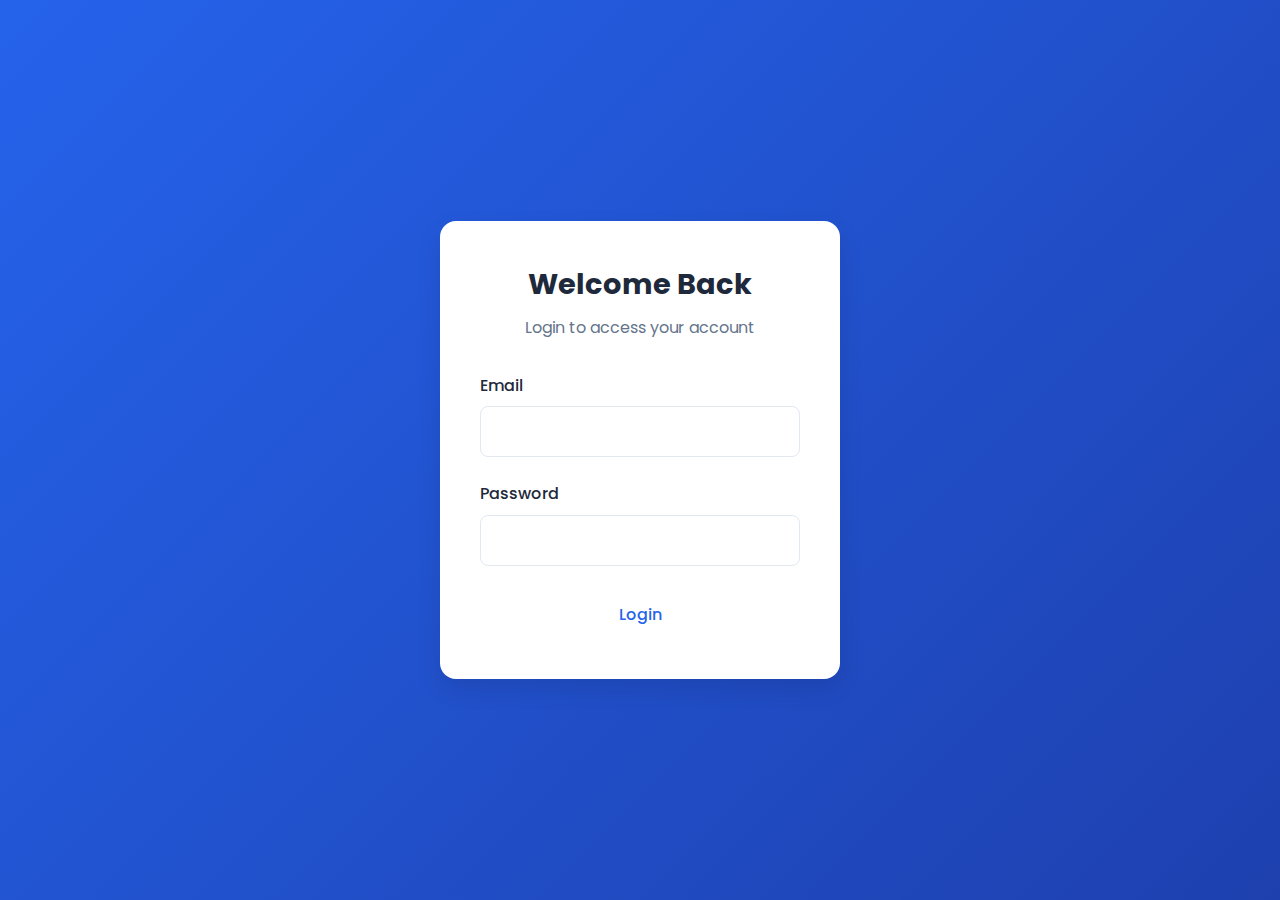
<file: html_project/index.html>
<!DOCTYPE html>
<html lang="en">
  <head>
    <meta charset="UTF-8" />
    <meta name="viewport" content="width=device-width, initial-scale=1.0" />
    <title>Job Portal - Login</title>
    <link rel="stylesheet" href="styles.css" />
    <link
      href="https://fonts.googleapis.com/css2?family=Poppins:wght@300;400;500;600;700&display=swap"
      rel="stylesheet"
    />
    <link
      rel="stylesheet"
      href="https://cdnjs.cloudflare.com/ajax/libs/font-awesome/6.0.0/css/all.min.css"
    />
  </head>



  
  <body>
    <div class="login-page">
      <div class="login-container">
        <div class="login-header">
          <h2>Welcome Back</h2>
          <p>Login to access your account</p>
        </div>
        <form id="loginForm">
          <div class="form-group">
            <label for="email">Email</label>
            <input type="email" id="email" required />
          </div>
          <div class="form-group">
            <label for="password">Password</label>
            <input type="password" id="password" required />
          </div>
          <div
            id="loginError"
            class="error-message"
            style="
              display: none;
              color: #ef4444;
              margin-bottom: 1rem;
              text-align: center;
            "
          ></div>
          <button type="submit" class="submit-btn">Login</button>
        </form>
      </div>
    </div>

    <script src="constants.js"></script>
    <script src="script.js"></script>
  </body>
</html>
</file>
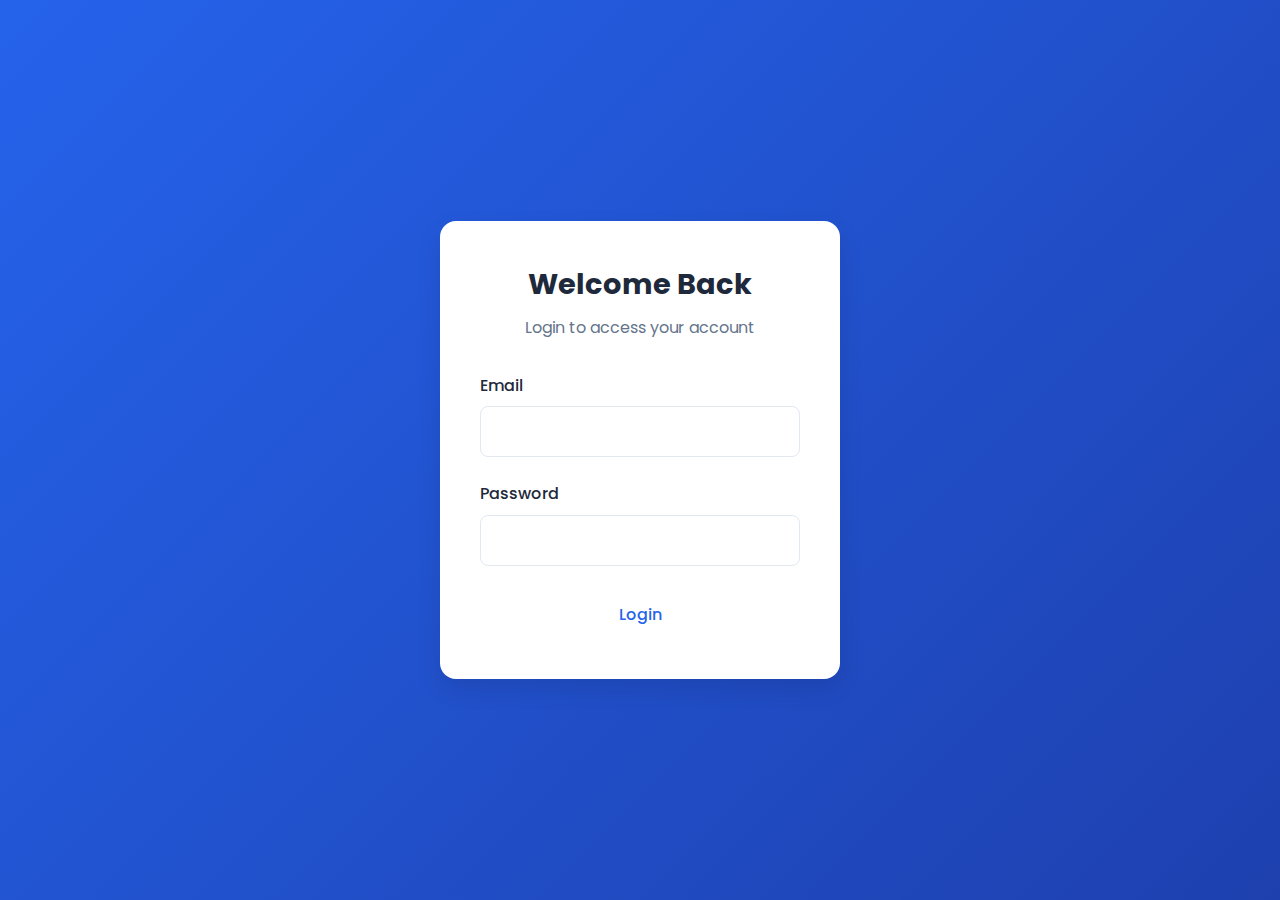
<file: html_project/home.html>
<!DOCTYPE html>
<html lang="en">
  <head>
    <meta charset="UTF-8" />
    <meta name="viewport" content="width=device-width, initial-scale=1.0" />
    <title>Job Portal - Home</title>
    <link rel="stylesheet" href="styles.css" />
    <link
      href="https://fonts.googleapis.com/css2?family=Poppins:wght@300;400;500;600&display=swap"
      rel="stylesheet"
    />
    
    <link
      rel="stylesheet"
      href="https://cdnjs.cloudflare.com/ajax/libs/font-awesome/6.0.0/css/all.min.css"
    />
  </head>
  <body>
    <nav class="navbar">
      <div class="nav-brand">
        <i class="fas fa-briefcase"></i>
        Job Portal
      </div>
      <div class="nav-items">
        <a href="home.html" class="active"><i class="fas fa-home"></i> Jobs</a>
        <a href="myjobs.html"><i class="fas fa-bookmark"></i> My Jobs</a>
        <a href="profile.html"><i class="fas fa-user"></i> Profile</a>
        <button onclick="logout()" class="logout-btn">
          <i class="fas fa-sign-out-alt"></i> Logout
        </button>
      </div>
    </nav>

    <div class="dashboard">
      <div class="sidebar">
        <div class="search-box">
          <input type="text" placeholder="Search jobs..." id="searchJobs" />
          <i class="fas fa-search"></i>
        </div>
        <div class="filters">
          <h3>Filters</h3>
          <div class="filter-group">
            <label>Job Type</label>
            <select id="filterJobType" onchange="filterJobs()">
              <option value="">All Types</option>
              <option value="Full time">Full time</option>
              <option value="Part time">Part time</option>
              <option value="Contract">Contract</option>
              <option value="Internship">Internship</option>
              <option value="Remote">Remote</option>
            </select>
          </div>
        </div>
      </div>

      <div class="main-content">
        <div class="page-header">
          <h1>Available Jobs</h1>
          <div id="adminControls" class="admin-controls">
            <button onclick="showAddJobForm()" class="add-job-btn">
              <i class="fas fa-plus"></i> Post New Job
            </button>
          </div>
        </div>

        <div id="jobsList" class="jobs-list">
          <!-- Jobs will be populated here -->
        </div>
      </div>
    </div>

    <!-- Add Job Modal -->
    <div id="addJobModal" class="modal">
      <div class="modal-content">
        <div class="modal-header">
          <h3>Post New Job</h3>
          <button onclick="closeModal('addJobModal')" class="close-btn">
            &times;
          </button>
        </div>
        <form id="addJobForm">
          <div class="form-group">
            <label>Job Title</label>
            <input
              type="text"
              id="jobTitle"
              placeholder="Enter job title"
              required
            />
          </div>
          <div class="form-group">
            <label>Job Description</label>
            <textarea
              id="jobDescription"
              placeholder="Enter job description"
              required
            ></textarea>
          </div>
          <div class="form-group">
            <label>Company Logo URL</label>
            <input
              type="url"
              id="companyLogo"
              placeholder="Enter company logo URL"
            />
          </div>
          <div class="form-group">
            <label>Company Name</label>
            <input
              type="text"
              id="company"
              placeholder="Enter company name"
              required
            />
          </div>
          <div class="form-group">
            <label>Job Type</label>
            <select id="jobType" required>
              <option value="">Select Job Type</option>
              <option value="Full Time">Full Time</option>
              <option value="Part Time">Part Time</option>
              <option value="Contract">Contract</option>
              <option value="Internship">Internship</option>
              <option value="Remote">Remote</option>
            </select>
          </div>
          <div class="form-group">
            <label>Salery</label>
            <input
              type="text"
              id="Salery"
              placeholder="Enter Salery"
              required
            />
          </div>
          <button type="submit" class="submit-btn">Post Job</button>
        </form>
      </div>
    </div>

    <!-- Apply Job Modal -->
    <div id="applyJobModal" class="modal">
      <div class="modal-content">
        <div class="modal-header">
          <h3>Apply for Job</h3>
          <button onclick="closeModal('applyJobModal')" class="close-btn">&times;</button>
        </div>
        <form id="applyJobForm">
          <div class="form-group">
            <label for="fullName">Full Name</label>
            <input type="text" id="fullName" placeholder="Enter your full name" required>
          </div>
          <div class="form-group">
            <label for="applyEmail">Email</label>
            <input type="email" id="applyEmail" placeholder="Enter your email" required>
          </div>
          <div class="form-group">
            <label for="experience">Experience & Qualifications</label>
            <textarea id="experience" placeholder="Describe your relevant experience and qualifications" required></textarea>
          </div>
          <button type="submit" class="submit-btn">Submit Application</button>
        </form>
      </div>
    </div>
    <div class="footer-bottom">
      <p>&copy; 2024 Job portal. All rights reserved.</p>
    </div>
  </footer> <section class="categories">
      <h2>Popular Job Categories</h2>
      <div class="category-grid">
        <div class="category-card">
          <i class="fas fa-laptop-code"></i>
          <h3>Technology</h3>
          <p>1200+ Jobs</p>
        </div>
        <div class="category-card">
          <i class="fas fa-chart-line"></i>
          <h3>Marketing</h3>
          <p>800+ Jobs</p>
        </div>

    <script src="constants.js"></script>
    <script src="script.js"></script>
  </body>
</html>
</file>
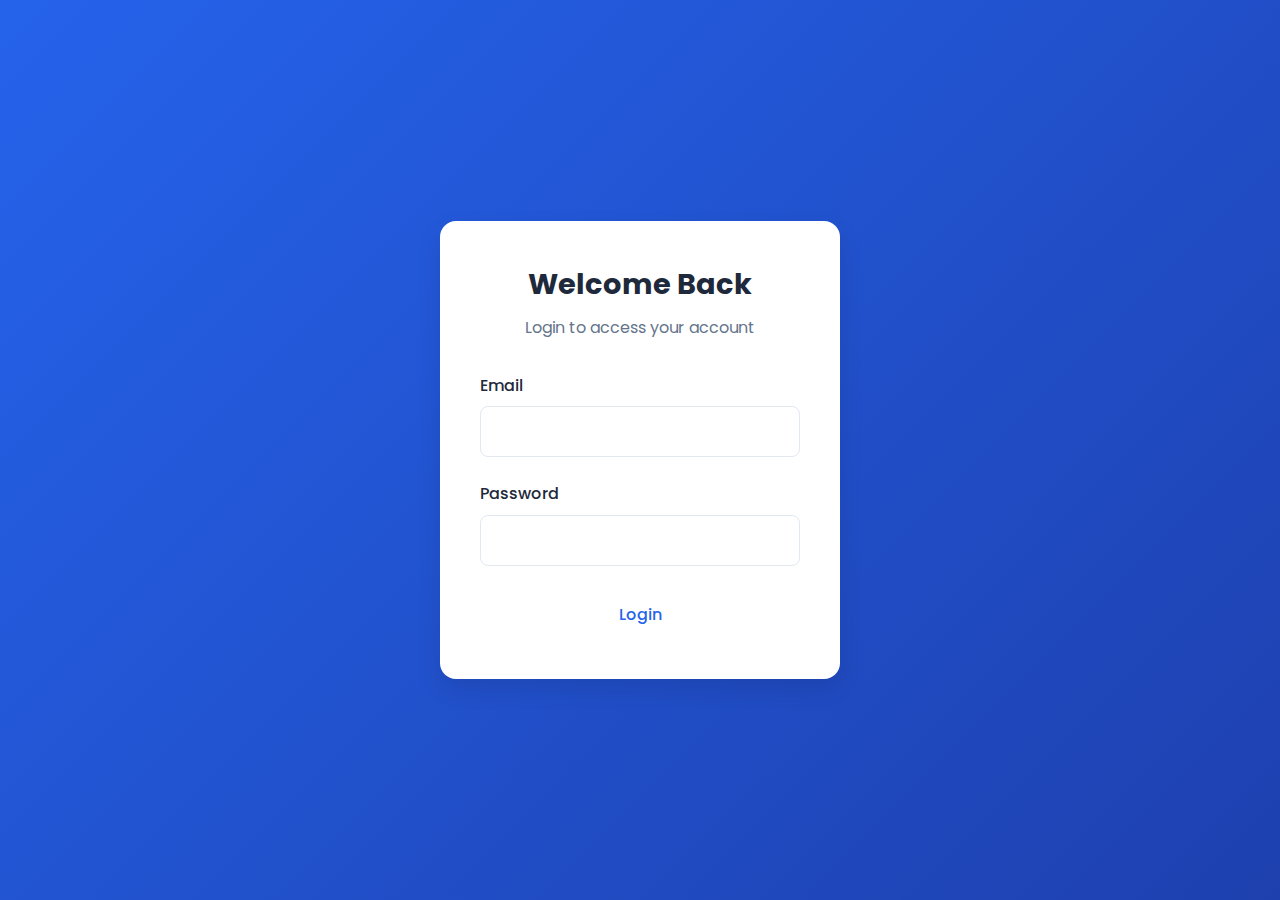
<file: html_project/myjobs.html>
<!DOCTYPE html>
<html lang="en">
  <head>
    <meta charset="UTF-8" />
    <meta name="viewport" content="width=device-width, initial-scale=1.0" />
    <title>Job Portal - My Jobs</title>
    <link rel="stylesheet" href="styles.css" />
    <link
      href="https://fonts.googleapis.com/css2?family=Poppins:wght@300;400;500;600&display=swap"
      rel="stylesheet"
    />

    <link
      rel="stylesheet"
      href="https://cdnjs.cloudflare.com/ajax/libs/font-awesome/6.0.0/css/all.min.css"
    />
  </head>
  <body>
    <nav class="navbar">
      <div class="nav-brand">
        <i class="fas fa-briefcase"></i>
        Job Portal
      </div>
      <div class="nav-items">
        <a href="home.html"><i class="fas fa-home"></i> Jobs</a>
        <a href="myjobs.html" class="active"
          ><i class="fas fa-bookmark"></i> My Jobs</a
        >
        <a href="profile.html"><i class="fas fa-user"></i> Profile</a>
        <button onclick="logout()" class="logout-btn">
          <i class="fas fa-sign-out-alt"></i> Logout
        </button>
      </div>
    </nav>

    <div class="dashboard">
      <div class="main-content">
        <div class="page-header">
          <h1>My Applications</h1>
        </div>

        <div id="myJobsList" class="jobs-list">
          <!-- Applied jobs will be populated here -->
        </div>
      </div>
    </div>

    <script src="script.js"></script>
  </body>
</html>
</file>
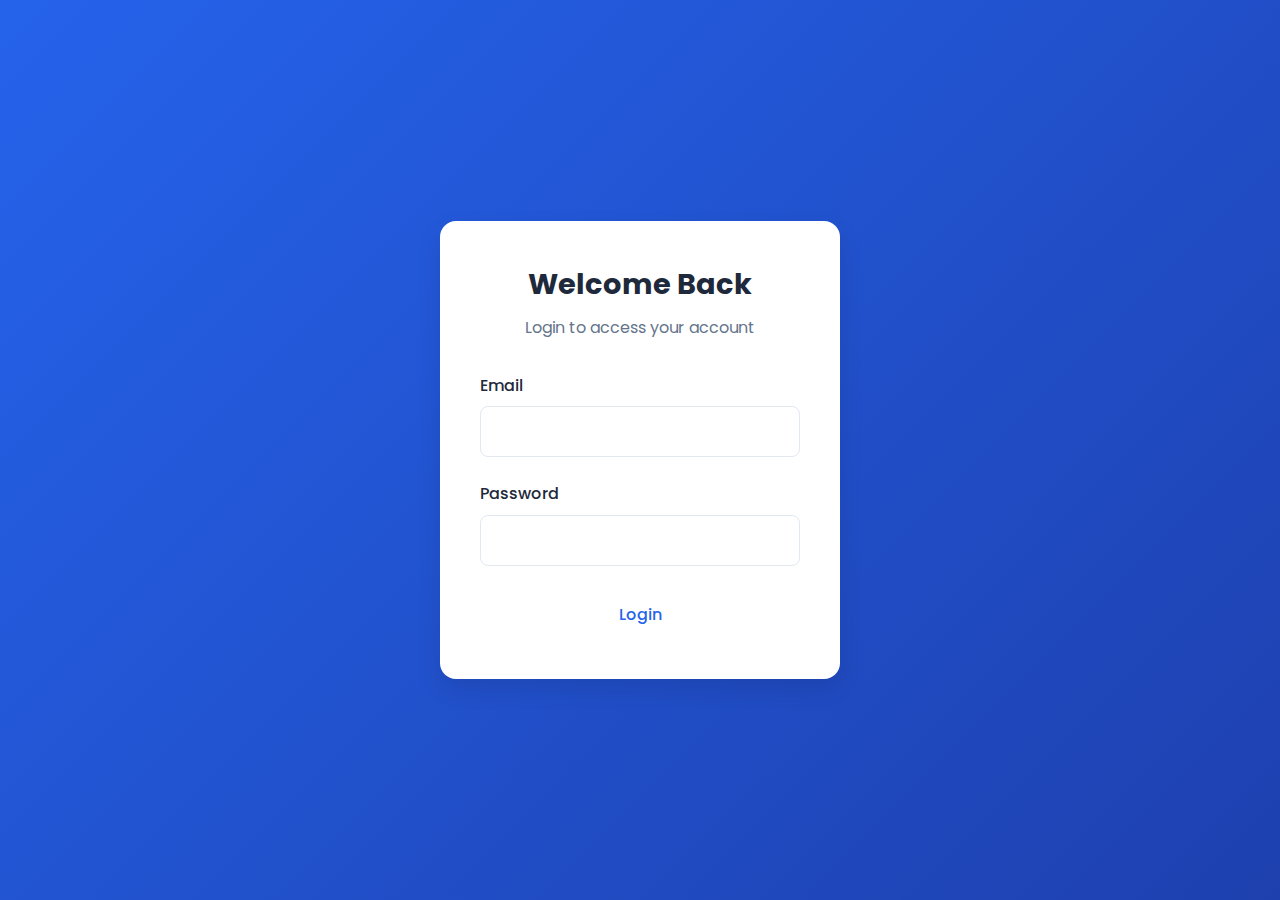
<file: html_project/profile.html>
<!DOCTYPE html>
<html lang="en">
  <head>
    <meta charset="UTF-8" />
    <meta name="viewport" content="width=device-width, initial-scale=1.0" />
    <title>Job Portal - Profile</title>
    <link rel="stylesheet" href="styles.css" />
    <link
      href="https://fonts.googleapis.com/css2?family=Poppins:wght@300;400;500;600;700&display=swap"
      rel="stylesheet"
    />
    <link
      rel="stylesheet"
      href="https://cdnjs.cloudflare.com/ajax/libs/font-awesome/6.0.0/css/all.min.css"
    />
  </head>

  <body>
    <nav class="navbar">
      <div class="nav-brand">
        <i class="fas fa-briefcase"></i>
        Job Portal
      </div>
      <div class="nav-items">
        <a href="home.html"><i class="fas fa-home"></i> Jobs</a>
        <a href="myjobs.html"><i class="fas fa-bookmark"></i> My Jobs</a>
        <a href="profile.html" class="active"
          ><i class="fas fa-user"></i> Profile</a
        >
        <button onclick="logout()" class="logout-btn">
          <i class="fas fa-sign-out-alt"></i> Logout
        </button>
      </div>
    </nav>

    <div class="container">
      <div class="profile-container">
        <div class="profile-header">
          <div class="profile-image-container">
            <img
              id="profileImage"
              src="https://via.placeholder.com/150"
              alt="Profile Picture"
              class="profile-image"
            />
            <div class="profile-image-overlay">
              <i class="fas fa-camera"></i>
              <span>Update Photo</span>
            </div>
          </div>
          <div class="profile-info">
            <h2 id="userName">User Profile</h2>
            <p id="userEmail" class="text-muted"></p>
          </div>
        </div>
        <form id="profileForm">
          <div class="form-group">
            <label for="email">Email</label>
            <input type="email" id="email" readonly />
          </div>
          <div class="form-group">
            <label for="fullName">Full Name</label>
            <input type="text" id="fullName" required />
          </div>
          <div class="form-group">
            <label for="phone">Phone</label>
            <input type="tel" id="phone" required />
          </div>
          <div class="form-group">
            <label for="profile_picture">Profile Picture URL</label>
            <input
              type="url"
              id="profile_picture"
              placeholder="Enter profile picture URL"
            />
          </div>
          <div class="form-group">
            <label for="resume">Resume Link</label>
            <input type="url" id="resume" placeholder="Enter your resume URL" />
          </div>
          <button type="submit" class="submit-btn">Update Profile</button>
        </form>
      </div>
    </div>

    <script src="constants.js"></script>
    <script src="script.js"></script>
  </body>
</html>
</file>
<file: html_project/styles.css>
* {
  margin: 0;
  padding: 0;
  box-sizing: border-box;
  font-family: "Poppins", sans-serif;
}

:root {
  --primary-color: #2563eb;
  --secondary-color: #1e40af;
  --background-color: #f1f5f9;
  --text-color: #1e293b;
  --gray-light: #e2e8f0;
  --white: #ffffff;
}





body {
  background-color: var(--background-color);
  color: var(--text-color);
  line-height: 1.6;
}

/* Login Page Styles */
.login-page {
  min-height: 100vh;
  display: flex;
  align-items: center;
  justify-content: center;
  background: linear-gradient(135deg, #2563eb 0%, #1e40af 100%);
}

.login-container {
  background: var(--white);
  padding: 2.5rem;
  border-radius: 1rem;
  box-shadow: 0 10px 25px rgba(0, 0, 0, 0.1);
  width: 100%;
  max-width: 400px;
}

.login-header {
  text-align: center;
  margin-bottom: 2rem;
}

.login-header h2 {
  color: var(--text-color);
  font-size: 1.8rem;
  margin-bottom: 0.5rem;
}

.login-header p {
  color: #64748b;
}

.form-group {
  margin-bottom: 1.5rem;
}

.form-group label {
  display: block;
  margin-bottom: 0.5rem;
  color: var(--text-color);
  font-weight: 500;
}

input,
select,
textarea {
  width: 100%;
  padding: 0.75rem 1rem;
  border: 1px solid var(--gray-light);
  border-radius: 0.5rem;
  font-size: 1rem;
  transition: border-color 0.3s;
}

input:focus,
select:focus,
textarea:focus {
  outline: none;
  border-color: var(--primary-color);
}

.login-btn,
.submit-btn {
  width: 100%;
  padding: 0.75rem;
  background: var(--white);
  color: var(--primary-color);
  border: none;
  border-radius: 0.5rem;
  font-size: 1rem;
  font-weight: 500;
  cursor: pointer;
  transition: background-color 0.3s;
}

.login-btn:hover,
.submit-btn:hover {
  background: var(--secondary-color);
}

/* Navbar Styles */
.navbar {
  background: var(--white);
  padding: 1rem 2rem;
  display: flex;
  justify-content: space-between;
  align-items: center;
  box-shadow: 0 2px 4px rgba(0, 0, 0, 0.1);
}

.nav-brand {
  font-size: 1.5rem;
  font-weight: 600;
  color: var(--primary-color);
  display: flex;
  align-items: center;
  gap: 0.5rem;
}

.nav-items {
  display: flex;
  align-items: center;
  gap: 1.5rem;
}

.nav-items a {
  color: var(--text-color);
  text-decoration: none;
  font-weight: 500;
  display: flex;
  align-items: center;
  gap: 0.5rem;
}

.nav-items a:hover,
.nav-items a.active {
  color: var(--primary-color);
}

.logout-btn {
  background: #ef4444;
  color: var(--white);
  border: none;
  padding: 0.5rem 1rem;
  border-radius: 0.5rem;
  cursor: pointer;
  display: flex;
  align-items: center;
  gap: 0.5rem;
}

/* Dashboard Layout */
.dashboard {
  display: flex;
  gap: 2rem;
  padding: 2rem;
  max-width: 1400px;
  margin: 0 auto;
}

.sidebar {
  width: 300px;
  background: var(--white);
  border-radius: 1rem;
  padding: 1.5rem;
}

.main-content {
  flex: 1;
}

.search-box {
  position: relative;
  margin-bottom: 1.5rem;
}

.search-box input {
  padding-right: 2.5rem;
}

.search-box i {
  position: absolute;
  right: 1rem;
  top: 50%;
  transform: translateY(-50%);
  color: #94a3b8;
}

.filters h3 {
  margin-bottom: 1rem;
}

.filter-group {
  margin-bottom: 1rem;
}

/* Jobs List Styles */
.page-header {
  display: flex;
  justify-content: space-between;
  align-items: center;
  margin-bottom: 1.5rem;
}

.add-job-btn {
  background: var(--primary-color);
  color: var(--white);
  border: none;
  padding: 0.75rem 1.5rem;
  border-radius: 0.5rem;
  cursor: pointer;
  display: flex;
  align-items: center;
  gap: 0.5rem;
}

.jobs-list {
  display: grid;
  gap: 1rem;
}

.job-card {
  background: var(--white);
  padding: 1.5rem;
  border-radius: 1rem;
  box-shadow: 0 2px 4px rgba(0, 0, 0, 0.05);
  display: grid;
  grid-template-columns: auto 1fr;
  gap: 1.5rem;
}

.job-logo {
  width: 80px;
  height: 80px;
  min-width: 80px;
  min-height: 80px;
  border-radius: 12px;
  overflow: hidden;
  background: var(--white);
  padding: 0.5rem;
  border: 1px solid var(--gray-light);
  display: flex;
  align-items: center;
  justify-content: center;
}

.job-logo img {
  width: 100%;
  height: 100%;
  object-fit: contain;
  border-radius: 8px;
}

.job-card-content {
  flex: 1;
  display: flex;
  flex-direction: column;
}

.job-info {
  flex: 1;
}

.job-card h3 {
  color: var(--text-color);
  margin-bottom: 0.5rem;
}

.company {
  display: flex;
  align-items: center;
  gap: 0.5rem;
  color: #64748b;
  margin: 0.5rem 0;
}

.job-actions {
  margin-top: 1rem;
  display: flex;
  gap: 0.5rem;
  flex-wrap: wrap;
  width: 100%;
}

.action-btn {
  padding: 0.5rem 1rem;
  border-radius: 0.5rem;
  display: flex;
  align-items: center;
  gap: 0.5rem;
  font-size: 0.875rem;
  cursor: pointer;
  border: none;
  color: var(--white);
  flex: 1;
  justify-content: center;
  max-width: 150px;
}

.delete-btn {
  background-color: #ef4444;
}

.edit-btn {
  background-color: #f59e0b;
}

.apply-btn {
  background-color: var(--primary-color);
  max-width: 100%;
}

.action-btn:hover {
  opacity: 0.9;
  transform: translateY(-1px);
  transition: all 0.2s ease;
}

/* Modal Styles */
.modal {
  display: none;
  position: fixed;
  top: 0;
  left: 0;
  width: 100%;
  height: 100%;
  background: rgba(0, 0, 0, 0.5);
  z-index: 1000;
  overflow-y: auto;
  padding: 2rem 0;
}

.modal-content {
  background: var(--white);
  width: 90%;
  max-width: 600px;
  margin: 0 auto;
  border-radius: 1rem;
  padding: 2rem;
  position: relative;
  box-shadow: 0 4px 6px rgba(0, 0, 0, 0.1);
}

.modal-header {
  display: flex;
  justify-content: space-between;
  align-items: center;
  margin-bottom: 2rem;
  padding-bottom: 1rem;
  border-bottom: 1px solid var(--gray-light);
}

.modal-header h3 {
  font-size: 1.5rem;
  color: var(--text-color);
  margin: 0;
}

.close-btn {
  background: none;
  border: none;
  font-size: 1.5rem;
  color: #94a3b8;
  cursor: pointer;
  padding: 0.5rem;
  transition: color 0.3s ease;
}

.close-btn:hover {
  color: #64748b;
}

/* Form inside modal */
.modal .form-group {
  margin-bottom: 1.5rem;
}

.modal .form-group label {
  display: block;
  margin-bottom: 0.5rem;
  color: var(--text-color);
  font-weight: 500;
}

.modal .form-group input,
.modal .form-group select,
.modal .form-group textarea {
  width: 100%;
  padding: 0.75rem 1rem;
  border: 1px solid var(--gray-light);
  border-radius: 0.5rem;
  font-size: 1rem;
  transition: all 0.3s ease;
}

.modal .form-group input:focus,
.modal .form-group select:focus,
.modal .form-group textarea:focus {
  border-color: var(--primary-color);
  box-shadow: 0 0 0 3px rgba(37, 99, 235, 0.1);
  outline: none;
}

.modal .submit-btn {
  width: 100%;
  padding: 0.75rem;
  background: var(--primary-color);
  color: var(--white);
  border: none;
  border-radius: 0.5rem;
  font-size: 1rem;
  font-weight: 500;
  cursor: pointer;
  transition: background-color 0.3s ease;
}

.modal .submit-btn:hover {
  background: var(--secondary-color);
}

/* Responsive modal */
@media (max-width: 768px) {
  .modal {
    padding: 1rem;
  }

  .modal-content {
    width: 95%;
    padding: 1.5rem;
  }
}

textarea {
  min-height: 120px;
  resize: vertical;
}

/* Profile Page Styles */
.profile-container {
  background: var(--white);
  border-radius: 1rem;
  padding: 2rem;
  box-shadow: 0 2px 4px rgba(0, 0, 0, 0.05);
}

.profile-header {
  display: flex;
  align-items: center;
  gap: 1.5rem;
  margin-bottom: 2rem;
  padding-bottom: 1rem;
  border-bottom: 1px solid var(--gray-light);
}

.profile-avatar {
  width: 100px;
  height: 100px;
  border-radius: 50%;
  background: var(--gray-light);
  display: flex;
  align-items: center;
  justify-content: center;
}

.profile-avatar i {
  font-size: 3rem;
  color: #94a3b8;
}

.profile-details {
  max-width: 600px;
}

/* My Jobs Page Styles */
.application-status {
  display: inline-block;
  padding: 0.25rem 0.75rem;
  border-radius: 1rem;
  font-size: 0.875rem;
  font-weight: 500;
}

.status-pending {
  background: #fef3c7;
  color: #92400e;
}

.status-accepted {
  background: #dcfce7;
  color: #166534;
}

.status-rejected {
  background: #fee2e2;
  color: #991b1b;
}

.job-type {
  display: inline-block;
  padding: 0.25rem 0.75rem;
  background: var(--primary-color);
  color: var(--white);
  border-radius: 1rem;
  font-size: 0.875rem;
  margin: 0.5rem 0;
}

.job-type i {
  margin-right: 0.25rem;
}

.no-jobs-found p {
  color: #64748b;
}

/* Categories Section Styles */
.categories {
  padding: 4rem 2rem;
  background: var(--white);
  margin-top: 2rem;
}

.categories h2 {
  text-align: center;
  font-size: 2rem;
  color: var(--text-color);
  margin-bottom: 2.5rem;
  position: relative;
}

.categories h2:after {
  content: "";
  position: absolute;
  bottom: -10px;
  left: 50%;
  transform: translateX(-50%);
  width: 80px;
  height: 4px;
  background: var(--primary-color);
  border-radius: 2px;
}

.category-grid {
  display: grid;
  grid-template-columns: repeat(auto-fit, minmax(250px, 1fr));
  gap: 2rem;
  max-width: 1200px;
  margin: 0 auto;
}

.category-card {
  background: var(--white);
  border-radius: 1rem;
  padding: 2rem;
  text-align: center;
  transition: all 0.3s ease;
  border: 1px solid var(--gray-light);
  box-shadow: 0 2px 4px rgba(0, 0, 0, 0.05);
  cursor: pointer;
}

.category-card:hover {
  transform: translateY(-5px);
  box-shadow: 0 10px 20px rgba(0, 0, 0, 0.1);
  border-color: var(--primary-color);
}

.category-card i {
  font-size: 2.5rem;
  color: var(--primary-color);
  margin-bottom: 1rem;
  display: inline-block;
  padding: 1rem;
  border-radius: 50%;
  background: rgba(37, 99, 235, 0.1);
}

.category-card:hover i {
  background: var(--primary-color);
  color: var(--white);
  transform: scale(1.1);
  transition: all 0.3s ease;
}

.category-card h3 {
  font-size: 1.25rem;
  color: var(--text-color);
  margin-bottom: 0.5rem;
}

.category-card p {
  color: #64748b;
  font-size: 0.9rem;
}

/* Footer Styles */
.footer-bottom {
  background: var(--text-color);
  color: var(--white);
  text-align: center;
  padding: 1.5rem;
  margin-top: 2rem;
}

.footer-bottom p {
  opacity: 0.8;
  font-size: 0.9rem;
}

/* Responsive Styles */
@media (max-width: 768px) {
  .category-grid {
    grid-template-columns: repeat(auto-fit, minmax(200px, 1fr));
    gap: 1.5rem;
    padding: 0 1rem;
  }

  .categories {
    padding: 3rem 1rem;
  }

  .category-card {
    padding: 1.5rem;
  }

  .category-card i {
    font-size: 2rem;
  }
}

.job-meta {
  margin-top: 1rem;
}

.job-tags {
  display: flex;
  gap: 0.5rem;
  flex-wrap: wrap;
  margin-bottom: 1rem;
}

.job-tag {
  background: #f1f5f9;
  color: #475569;
  padding: 0.5rem 1rem;
  border-radius: 2rem;
  font-size: 0.875rem;
  display: flex;
  align-items: center;
  gap: 0.5rem;
  transition: all 0.3s ease;
}

.salary-tag {
  background: #ecfdf5;
  color: #047857;
  font-weight: 500;
}

.salary-tag i {
  color: #059669;
}

.job-tag:hover {
  transform: translateY(-2px);
  box-shadow: 0 2px 4px rgba(0, 0, 0, 0.1);
}

/* Application Status Styles */
.application-status {
  padding: 0.5rem 1rem;
  border-radius: 2rem;
  font-size: 0.875rem;
  font-weight: 500;
  display: flex;
  align-items: center;
  gap: 0.5rem;
}

.status-pending {
  background: #fef3c7;
  color: #92400e;
}

.status-accepted {
  background: #dcfce7;
  color: #166534;
}

.status-rejected {
  background: #fee2e2;
  color: #991b1b;
}

.no-applications {
  text-align: center;
  padding: 3rem;
  background: var(--white);
  border-radius: 1rem;
  margin-top: 2rem;
  box-shadow: 0 2px 4px rgba(0, 0, 0, 0.05);
}

.no-applications i {
  font-size: 3rem;
  color: #94a3b8;
  margin-bottom: 1rem;
}

.no-applications h3 {
  color: var(--text-color);
  margin-bottom: 0.5rem;
}

.no-applications p {
  color: #64748b;
}

/* Profile Image Styles */
.profile-image-container {
  position: relative;
  width: 150px;
  height: 150px;
  border-radius: 50%;
  overflow: hidden;
  margin-right: 2rem;
  box-shadow: 0 2px 4px rgba(0, 0, 0, 0.1);
}

.profile-image {
  width: 100%;
  height: 100%;
  object-fit: cover;
  border-radius: 50%;
}

.profile-image-overlay {
  position: absolute;
  bottom: 0;
  left: 0;
  right: 0;
  background: rgba(0, 0, 0, 0.7);
  padding: 0.5rem;
  color: white;
  text-align: center;
  font-size: 0.875rem;
  opacity: 0;
  transition: opacity 0.3s ease;
}

.profile-image-container:hover .profile-image-overlay {
  opacity: 1;
}

.profile-info {
  flex: 1;
}

.profile-info h2 {
  margin-bottom: 0.5rem;
  color: var(--text-color);
}

.text-muted {
  color: #64748b;
  font-size: 0.9rem;
}

/* Update Profile Container Styles */
.container {
  max-width: 1200px;
  margin: 2rem auto;
  padding: 0 1rem;
}

.profile-container {
  background: var(--white);
  border-radius: 1rem;
  padding: 2rem;
  box-shadow: 0 2px 4px rgba(0, 0, 0, 0.05);
}

.profile-header {
  display: flex;
  align-items: center;
  margin-bottom: 2rem;
  padding-bottom: 1.5rem;
  border-bottom: 1px solid var(--gray-light);
}

/* Responsive Profile Styles */
@media (max-width: 768px) {
  .profile-header {
    flex-direction: column;
    text-align: center;
  }

  .profile-image-container {
    margin-right: 0;
    margin-bottom: 1.5rem;
  }

  .profile-info {
    text-align: center;
  }
}
</file>
